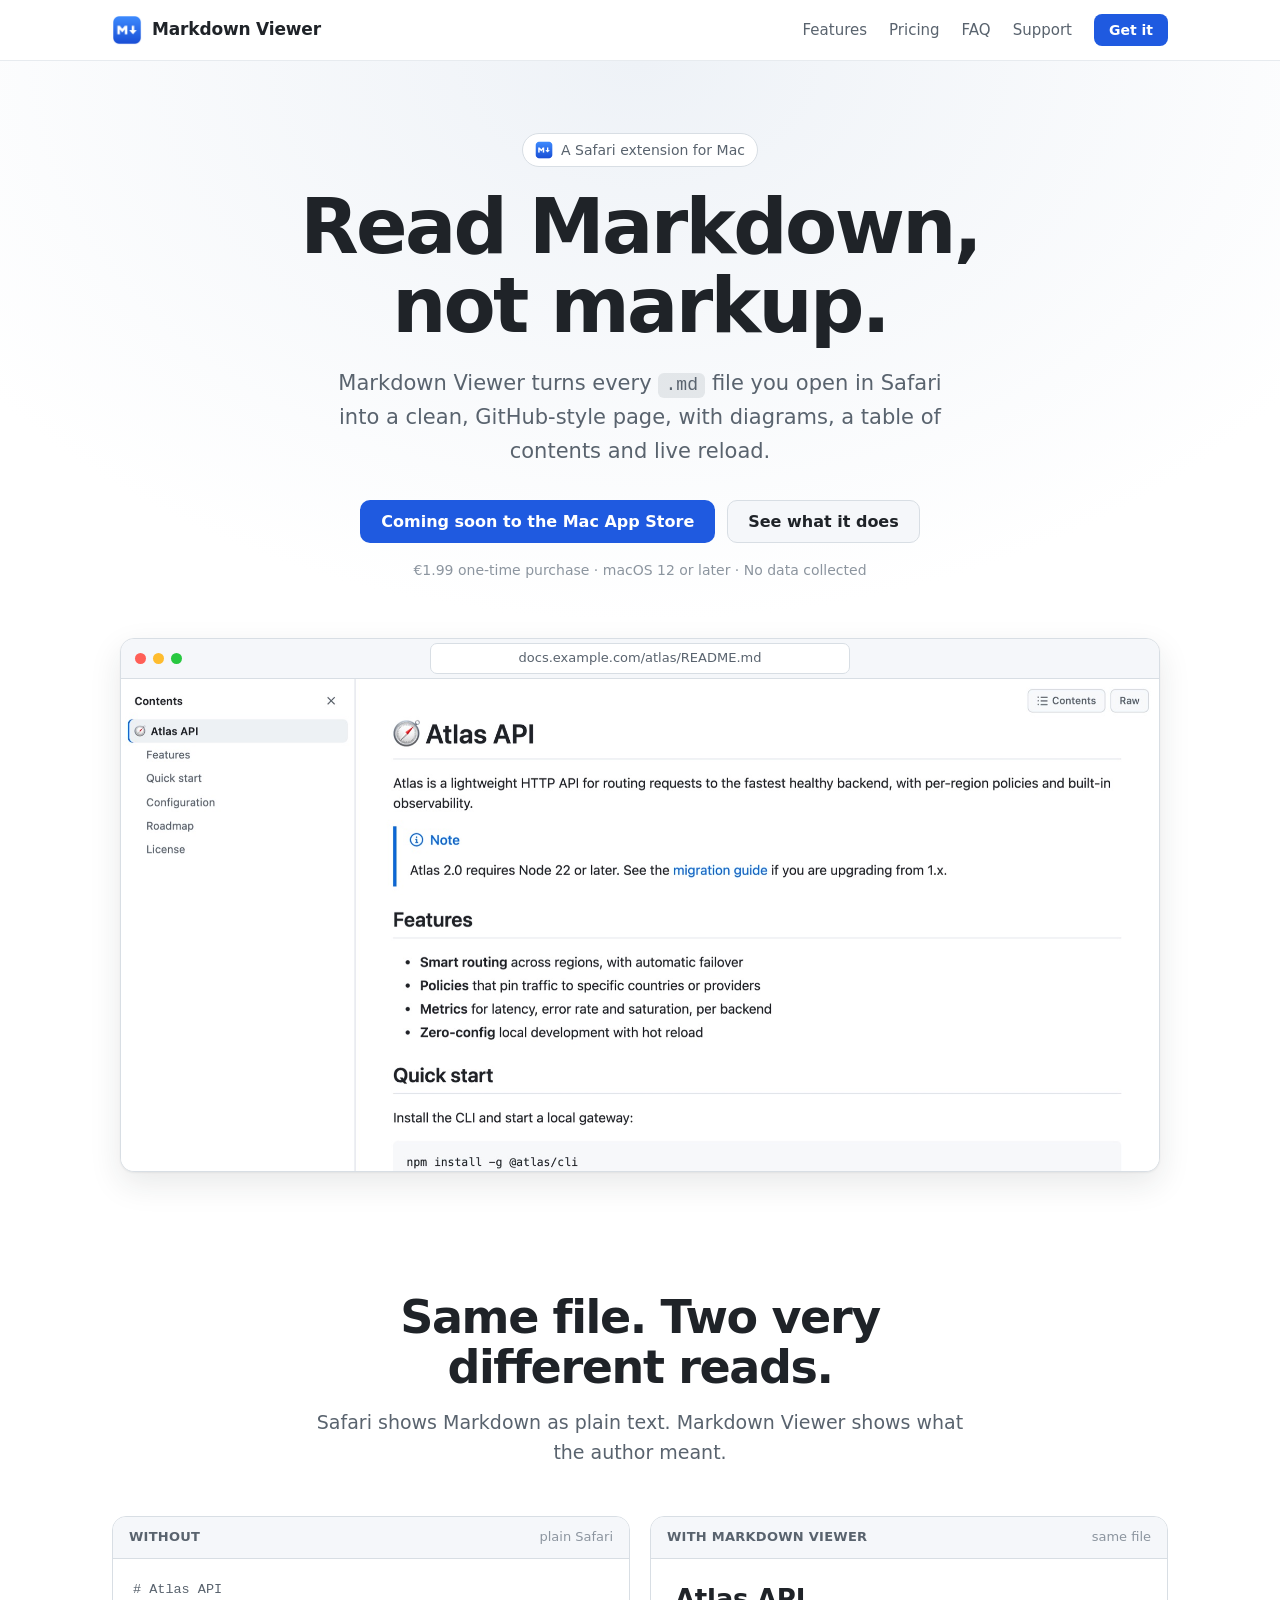
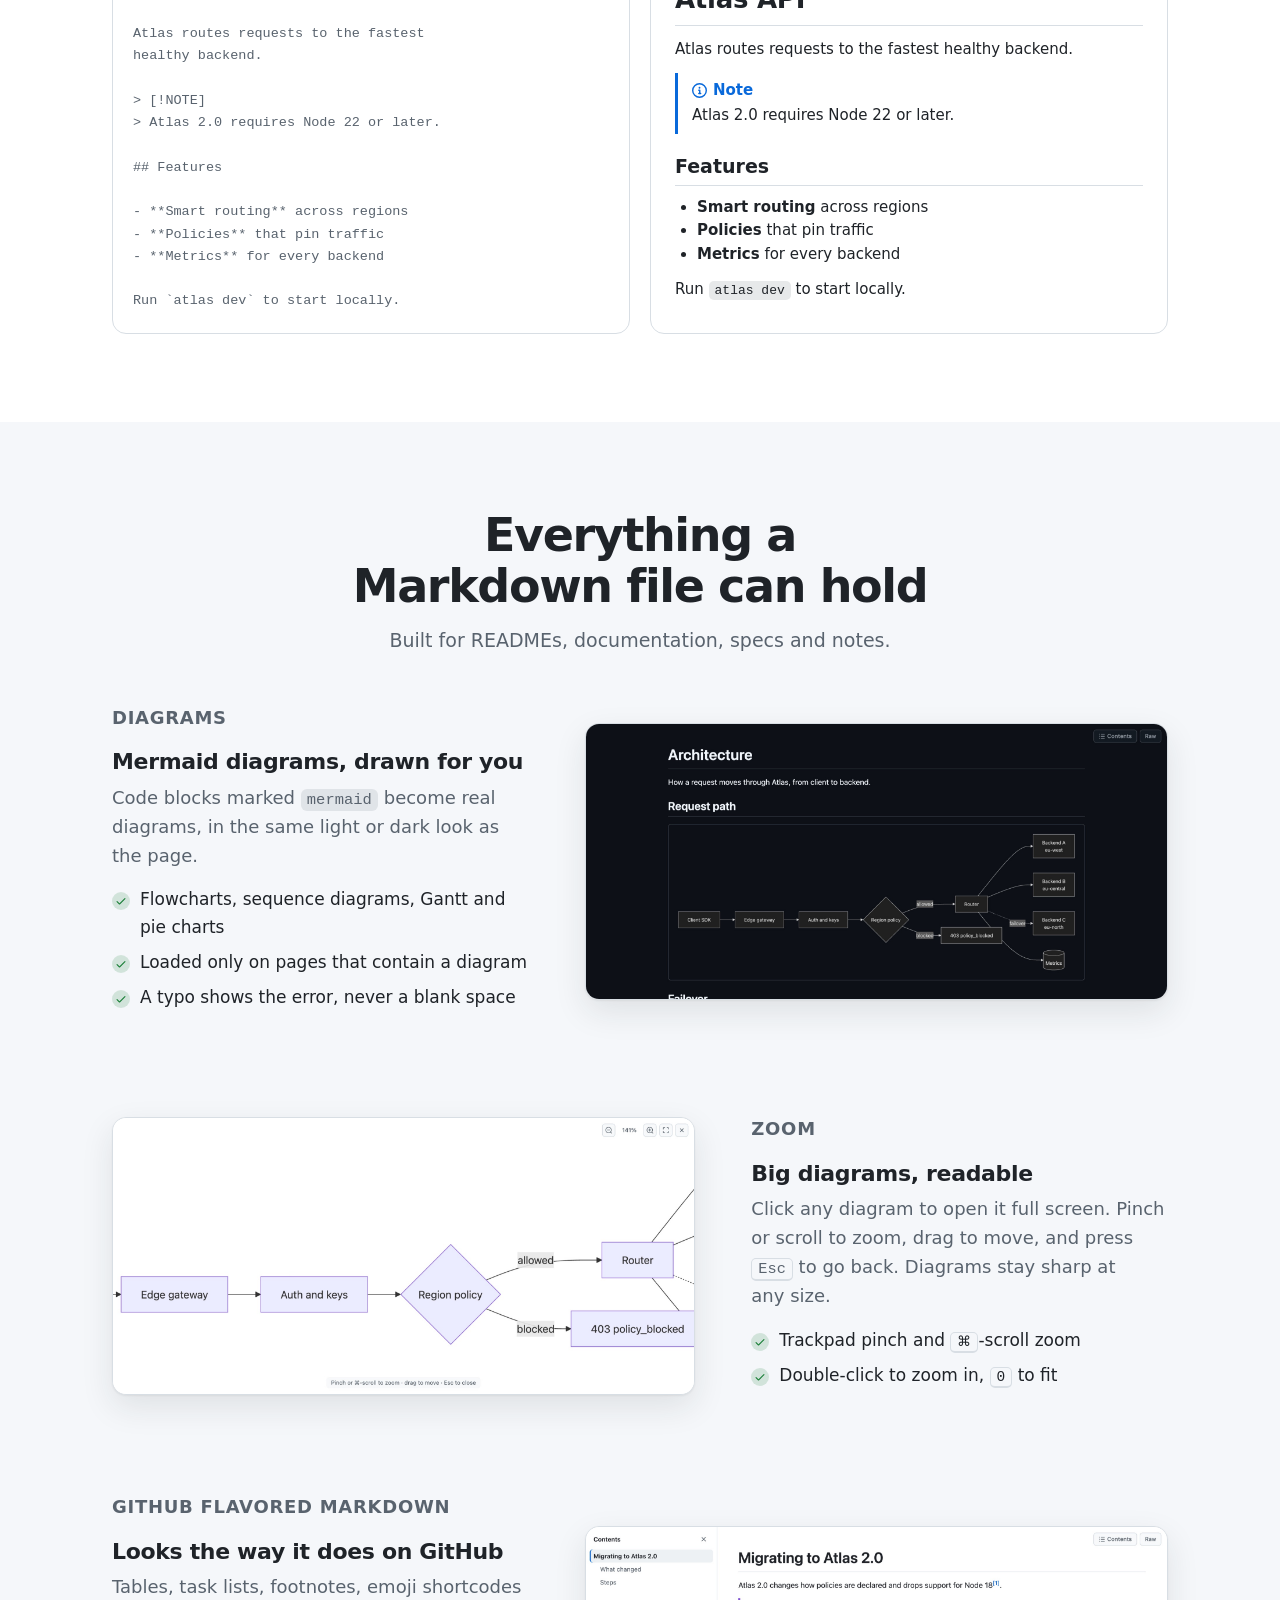
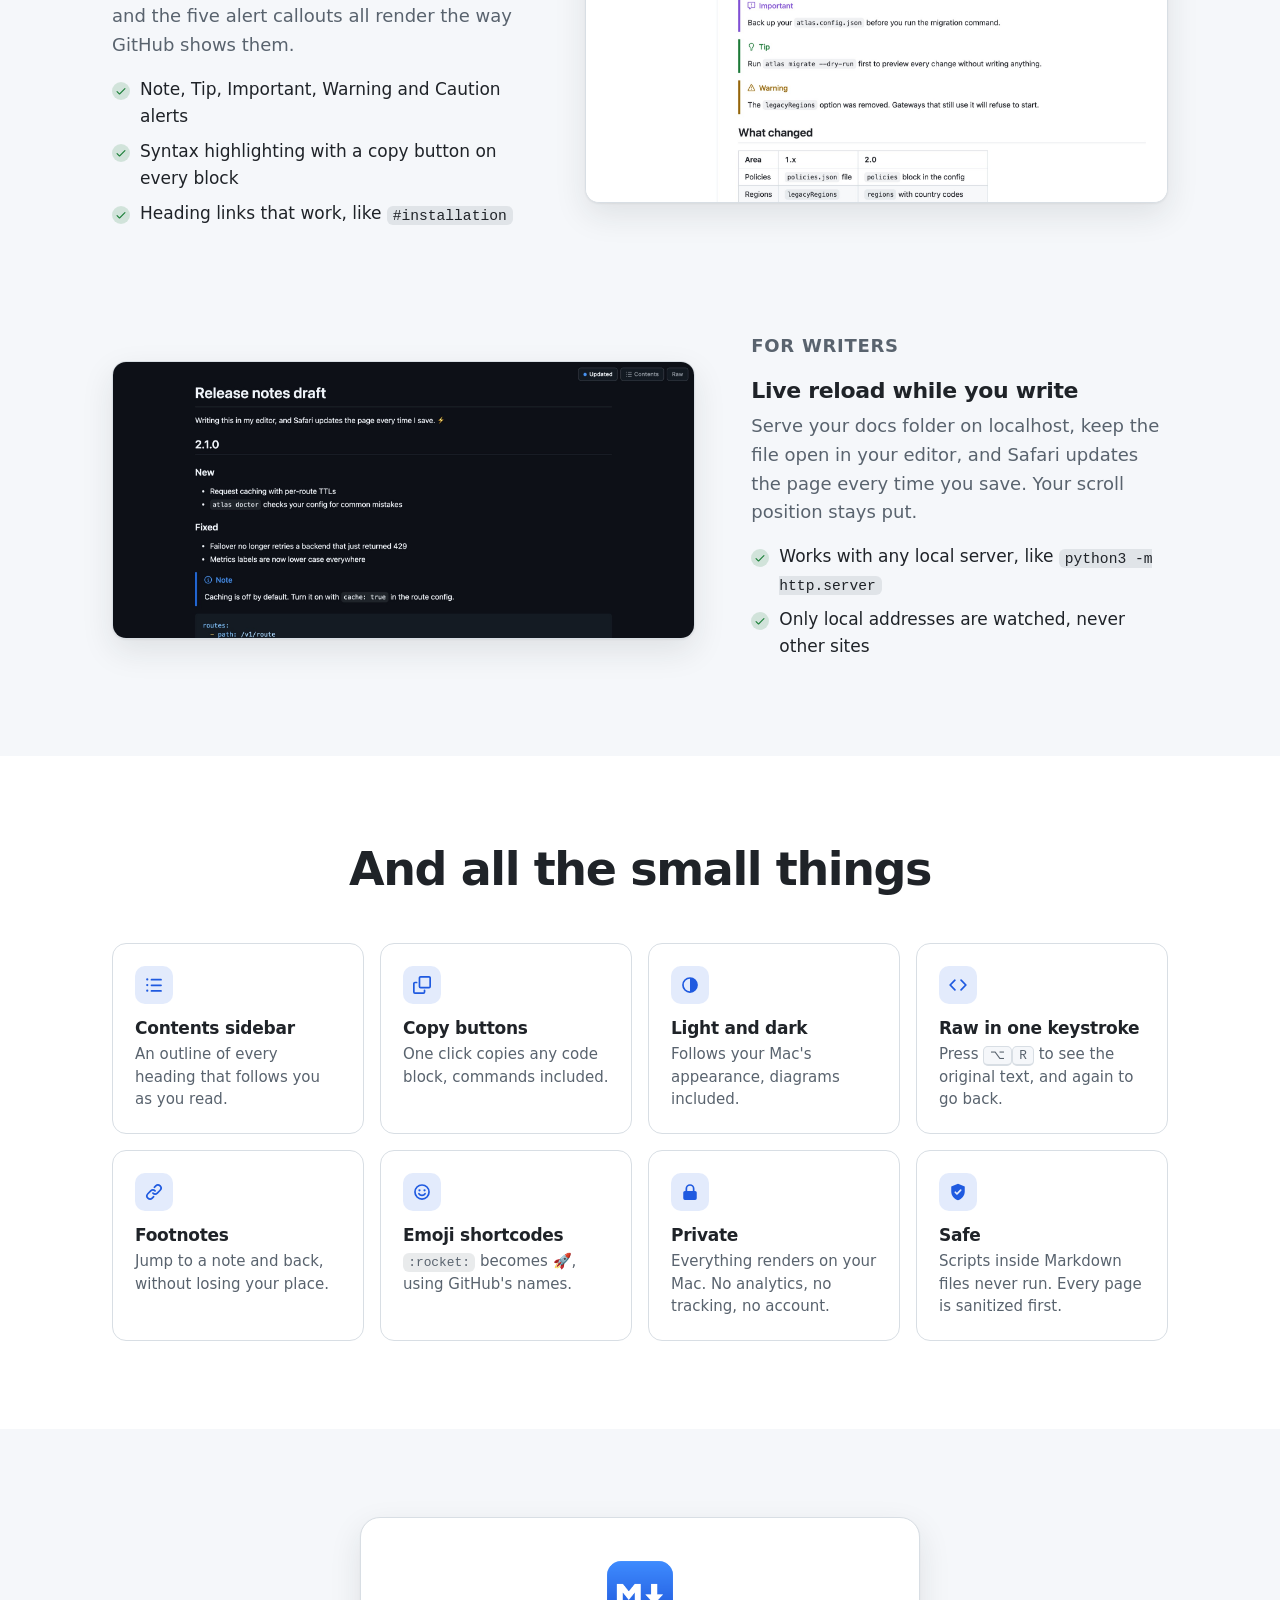
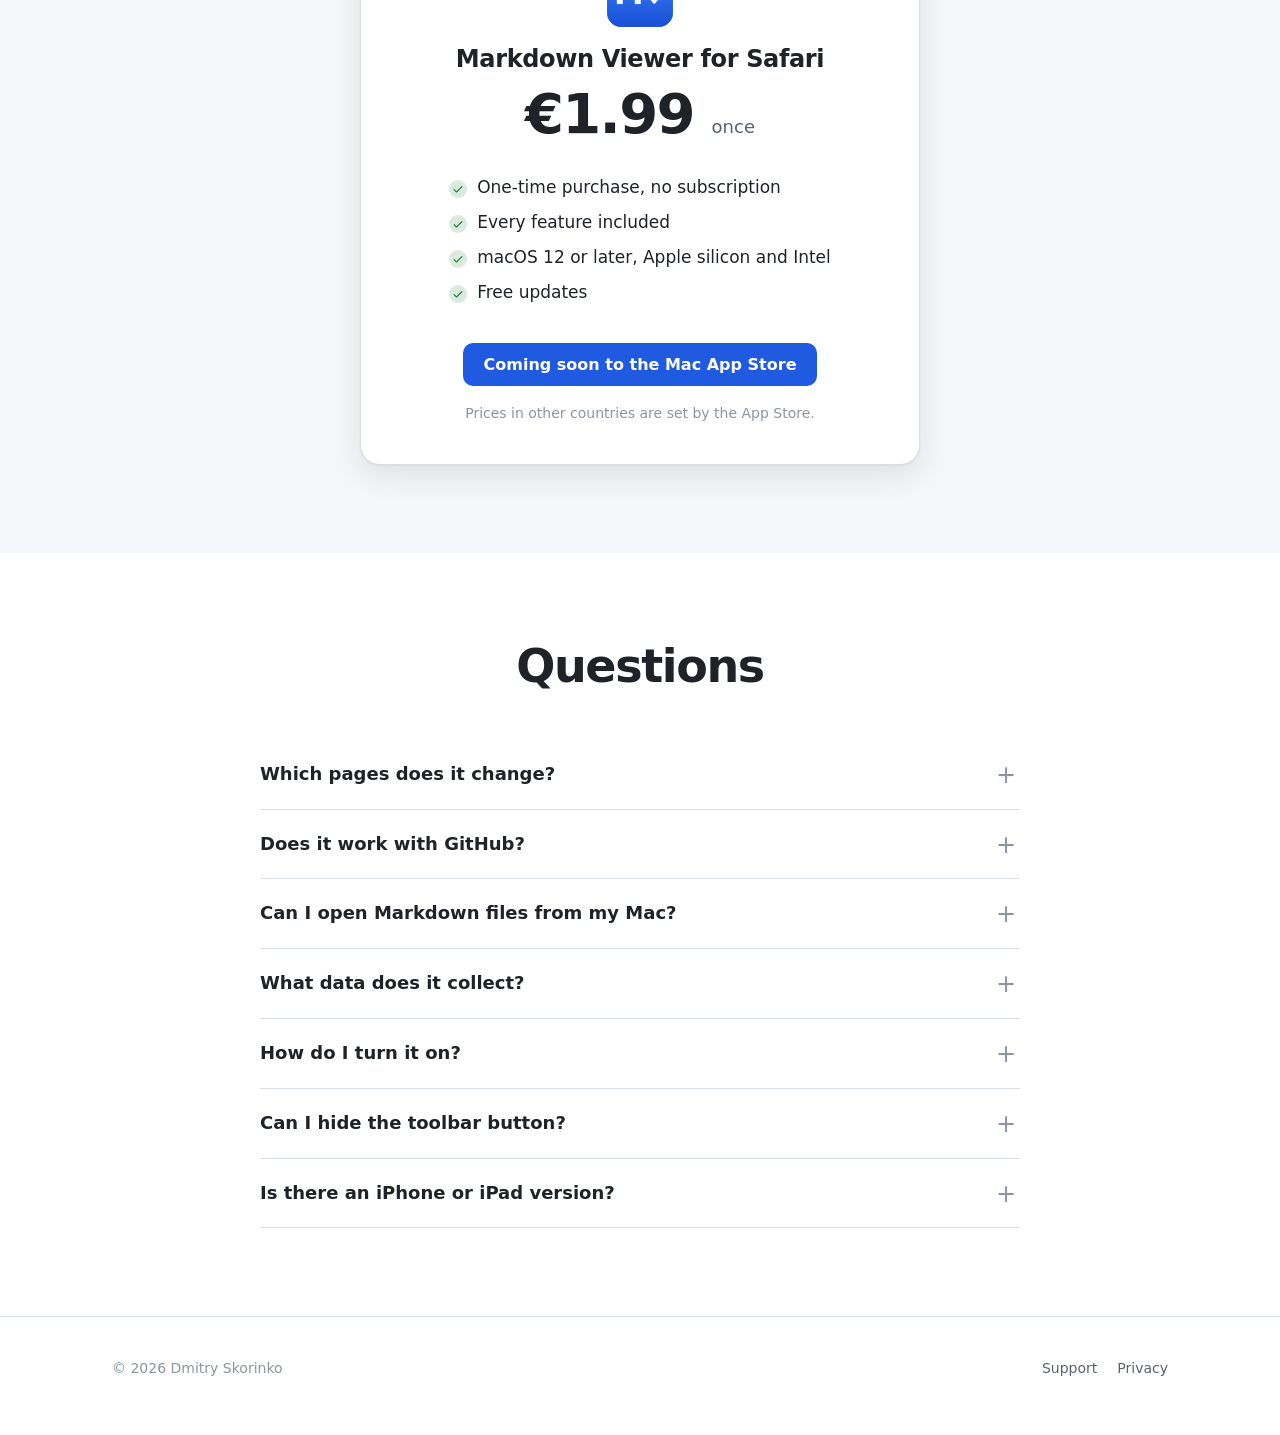
<file: index.html>
<!doctype html>
<html lang="en">
<head>
  <meta charset="utf-8">
  <meta name="viewport" content="width=device-width, initial-scale=1">
  <title>Markdown Viewer for Safari: read Markdown, not markup</title>
  <meta name="description" content="A Safari extension for Mac that shows every .md file as a clean, GitHub-style page, with Mermaid diagrams, a contents sidebar and live reload. €1.99, no data collected.">
  <meta name="theme-color" content="#ffffff" media="(prefers-color-scheme: light)">
  <meta name="theme-color" content="#0d1117" media="(prefers-color-scheme: dark)">
  <meta property="og:type" content="website">
  <meta property="og:title" content="Markdown Viewer for Safari">
  <meta property="og:description" content="Every .md link in Safari, beautifully formatted. Mermaid diagrams, contents sidebar, live reload.">
  <meta property="og:url" content="https://skorinko.github.io/markdown-viewer/">
  <meta property="og:image" content="https://skorinko.github.io/markdown-viewer/img/og.jpg">
  <link rel="canonical" href="https://skorinko.github.io/markdown-viewer/">
  <meta name="twitter:card" content="summary_large_image">
  <link rel="icon" href="img/icon.png">
  <link rel="apple-touch-icon" href="img/apple-touch-icon.png">
  <link rel="stylesheet" href="style.css">
  <script src="site.js" defer></script>
</head>
<body>

<header class="site-header">
  <div class="wrap">
    <a class="brand" href="./"><img src="img/icon.png" alt="">Markdown Viewer</a>
    <nav class="site-nav" aria-label="Main">
      <a class="hide-sm" href="#features">Features</a>
      <a class="hide-sm" href="#pricing">Pricing</a>
      <a class="hide-sm" href="#faq">FAQ</a>
      <a href="support.html">Support</a>
      <a class="btn btn-primary btn-small" href="#pricing">Get it</a>
    </nav>
  </div>
</header>

<main>
  <div class="hero">
    <div class="wrap">
      <p class="eyebrow"><img src="img/icon.png" alt="">A Safari extension for Mac</p>
      <h1>Read Markdown, not markup.</h1>
      <p class="lead">Markdown Viewer turns every <code>.md</code> file you open in Safari into a clean, GitHub-style page, with diagrams, a table of contents and live reload.</p>
      <div class="cta">
        <a class="btn btn-primary" data-buy="Buy on the Mac App Store · €1.99" href="#pricing"><span data-buy-label>Coming soon to the Mac App Store</span></a>
        <a class="btn btn-ghost" href="#features">See what it does</a>
      </div>
      <p class="fine">€1.99 one-time purchase · macOS 12 or later · No data collected</p>

      <div class="frame">
        <div class="frame-bar">
          <div class="frame-dots"><i></i><i></i><i></i></div>
          <div class="frame-url">docs.example.com/atlas/README.md</div>
          <div class="frame-spacer"></div>
        </div>
        <img src="img/1-hero.jpg" width="2000" height="948" alt="A README file rendered in Safari with a contents sidebar, a note callout and a feature list">
      </div>
    </div>
  </div>

  <section id="before-after">
    <div class="wrap">
      <div class="section-head">
        <h2>Same file. Two very different reads.</h2>
        <p>Safari shows Markdown as plain text. Markdown Viewer shows what the author meant.</p>
      </div>
      <div class="compare">
        <div class="pane">
          <div class="pane-label">Without <span class="tag">plain Safari</span></div>
<pre class="raw"># Atlas API

Atlas routes requests to the fastest
healthy backend.

&gt; [!NOTE]
&gt; Atlas 2.0 requires Node 22 or later.

## Features

- **Smart routing** across regions
- **Policies** that pin traffic
- **Metrics** for every backend

Run `atlas dev` to start locally.</pre>
        </div>
        <div class="pane">
          <div class="pane-label">With Markdown Viewer <span class="tag">same file</span></div>
          <div class="rendered">
            <div class="r-h1">Atlas API</div>
            <p>Atlas routes requests to the fastest healthy backend.</p>
            <div class="r-note"><b><svg class="octicon octicon-info" viewBox="0 0 16 16" width="16" height="16" aria-hidden="true"><path d="M0 8a8 8 0 1 1 16 0A8 8 0 0 1 0 8Zm8-6.5a6.5 6.5 0 1 0 0 13 6.5 6.5 0 0 0 0-13ZM6.5 7.75A.75.75 0 0 1 7.25 7h1a.75.75 0 0 1 .75.75v2.75h.25a.75.75 0 0 1 0 1.5h-2a.75.75 0 0 1 0-1.5h.25v-2h-.25a.75.75 0 0 1-.75-.75ZM8 6a1 1 0 1 1 0-2 1 1 0 0 1 0 2Z"></path></svg> Note</b>Atlas 2.0 requires Node 22 or later.</div>
            <div class="r-h2">Features</div>
            <ul>
              <li><strong>Smart routing</strong> across regions</li>
              <li><strong>Policies</strong> that pin traffic</li>
              <li><strong>Metrics</strong> for every backend</li>
            </ul>
            <p>Run <code>atlas dev</code> to start locally.</p>
          </div>
        </div>
      </div>
    </div>
  </section>

  <section id="features" class="soft">
    <div class="wrap">
      <div class="section-head">
        <h2>Everything a Markdown file can hold</h2>
        <p>Built for READMEs, documentation, specs and notes.</p>
      </div>

      <div class="feature">
        <div class="feature-copy">
          <p class="kicker">Diagrams</p>
          <h3>Mermaid diagrams, drawn for you</h3>
          <p>Code blocks marked <code>mermaid</code> become real diagrams, in the same light or dark look as the page.</p>
          <ul class="ticks">
            <li>Flowcharts, sequence diagrams, Gantt and pie charts</li>
            <li>Loaded only on pages that contain a diagram</li>
            <li>A typo shows the error, never a blank space</li>
          </ul>
        </div>
        <div class="shot"><img src="img/2-diagrams.jpg" width="2000" height="948" alt="An architecture flowchart rendered in dark mode" loading="lazy"></div>
      </div>

      <div class="feature flip">
        <div class="feature-copy">
          <p class="kicker">Zoom</p>
          <h3>Big diagrams, readable</h3>
          <p>Click any diagram to open it full screen. Pinch or scroll to zoom, drag to move, and press <kbd>Esc</kbd> to go back. Diagrams stay sharp at any size.</p>
          <ul class="ticks">
            <li>Trackpad pinch and <kbd>⌘</kbd>-scroll zoom</li>
            <li>Double-click to zoom in, <kbd>0</kbd> to fit</li>
          </ul>
        </div>
        <div class="shot"><img src="img/3-zoom.jpg" width="2000" height="948" alt="A diagram opened full screen and zoomed in" loading="lazy"></div>
      </div>

      <div class="feature">
        <div class="feature-copy">
          <p class="kicker">GitHub Flavored Markdown</p>
          <h3>Looks the way it does on GitHub</h3>
          <p>Tables, task lists, footnotes, emoji shortcodes and the five alert callouts all render the way GitHub shows them.</p>
          <ul class="ticks">
            <li>Note, Tip, Important, Warning and Caution alerts</li>
            <li>Syntax highlighting with a copy button on every block</li>
            <li>Heading links that work, like <code>#installation</code></li>
          </ul>
        </div>
        <div class="shot"><img src="img/4-github.jpg" width="2000" height="948" alt="A migration guide with alerts, a table and a contents sidebar" loading="lazy"></div>
      </div>

      <div class="feature flip">
        <div class="feature-copy">
          <p class="kicker">For writers</p>
          <h3>Live reload while you write</h3>
          <p>Serve your docs folder on localhost, keep the file open in your editor, and Safari updates the page every time you save. Your scroll position stays put.</p>
          <ul class="ticks">
            <li>Works with any local server, like <code>python3 -m http.server</code></li>
            <li>Only local addresses are watched, never other sites</li>
          </ul>
        </div>
        <div class="shot"><img src="img/5-live-reload.jpg" width="2000" height="948" alt="Release notes in dark mode with an Updated badge in the toolbar" loading="lazy"></div>
      </div>
    </div>
  </section>

  <section id="details">
    <div class="wrap">
      <div class="section-head">
        <h2>And all the small things</h2>
      </div>
      <div class="grid">
        <div class="tile"><div class="icon"><svg class="octicon octicon-list-unordered" viewBox="0 0 16 16" width="16" height="16" aria-hidden="true"><path d="M5.75 2.5h8.5a.75.75 0 0 1 0 1.5h-8.5a.75.75 0 0 1 0-1.5Zm0 5h8.5a.75.75 0 0 1 0 1.5h-8.5a.75.75 0 0 1 0-1.5Zm0 5h8.5a.75.75 0 0 1 0 1.5h-8.5a.75.75 0 0 1 0-1.5ZM2 14a1 1 0 1 1 0-2 1 1 0 0 1 0 2Zm1-6a1 1 0 1 1-2 0 1 1 0 0 1 2 0ZM2 4a1 1 0 1 1 0-2 1 1 0 0 1 0 2Z"></path></svg></div><h3>Contents sidebar</h3><p>An outline of every heading that follows you as you read.</p></div>
        <div class="tile"><div class="icon"><svg class="octicon octicon-copy" viewBox="0 0 16 16" width="16" height="16" aria-hidden="true"><path d="M0 6.75C0 5.784.784 5 1.75 5h1.5a.75.75 0 0 1 0 1.5h-1.5a.25.25 0 0 0-.25.25v7.5c0 .138.112.25.25.25h7.5a.25.25 0 0 0 .25-.25v-1.5a.75.75 0 0 1 1.5 0v1.5A1.75 1.75 0 0 1 9.25 16h-7.5A1.75 1.75 0 0 1 0 14.25Z"></path><path d="M5 1.75C5 .784 5.784 0 6.75 0h7.5C15.216 0 16 .784 16 1.75v7.5A1.75 1.75 0 0 1 14.25 11h-7.5A1.75 1.75 0 0 1 5 9.25Zm1.75-.25a.25.25 0 0 0-.25.25v7.5c0 .138.112.25.25.25h7.5a.25.25 0 0 0 .25-.25v-7.5a.25.25 0 0 0-.25-.25Z"></path></svg></div><h3>Copy buttons</h3><p>One click copies any code block, commands included.</p></div>
        <div class="tile"><div class="icon"><svg viewBox="0 0 16 16" width="16" height="16" aria-hidden="true"><path d="M8 1a7 7 0 1 0 0 14A7 7 0 0 0 8 1Zm0 1.5v11a5.5 5.5 0 0 1 0-11Z"/></svg></div><h3>Light and dark</h3><p>Follows your Mac's appearance, diagrams included.</p></div>
        <div class="tile"><div class="icon"><svg viewBox="0 0 16 16" width="16" height="16" aria-hidden="true"><path d="M4.72 3.22a.75.75 0 0 1 1.06 1.06L2.06 8l3.72 3.72a.75.75 0 1 1-1.06 1.06L.47 8.53a.75.75 0 0 1 0-1.06Zm6.56 0a.75.75 0 1 0-1.06 1.06L13.94 8l-3.72 3.72a.75.75 0 1 0 1.06 1.06l4.25-4.25a.75.75 0 0 0 0-1.06Z"/></svg></div><h3>Raw in one keystroke</h3><p>Press <kbd>⌥</kbd><kbd>R</kbd> to see the original text, and again to go back.</p></div>
        <div class="tile"><div class="icon"><svg class="octicon octicon-link" viewBox="0 0 16 16" width="16" height="16" aria-hidden="true"><path d="m7.775 3.275 1.25-1.25a3.5 3.5 0 1 1 4.95 4.95l-2.5 2.5a3.5 3.5 0 0 1-4.95 0 .751.751 0 0 1 .018-1.042.751.751 0 0 1 1.042-.018 1.998 1.998 0 0 0 2.83 0l2.5-2.5a2.002 2.002 0 0 0-2.83-2.83l-1.25 1.25a.751.751 0 0 1-1.042-.018.751.751 0 0 1-.018-1.042Zm-4.69 9.64a1.998 1.998 0 0 0 2.83 0l1.25-1.25a.751.751 0 0 1 1.042.018.751.751 0 0 1 .018 1.042l-1.25 1.25a3.5 3.5 0 1 1-4.95-4.95l2.5-2.5a3.5 3.5 0 0 1 4.95 0 .751.751 0 0 1-.018 1.042.751.751 0 0 1-1.042.018 1.998 1.998 0 0 0-2.83 0l-2.5 2.5a1.998 1.998 0 0 0 0 2.83Z"></path></svg></div><h3>Footnotes</h3><p>Jump to a note and back, without losing your place.</p></div>
        <div class="tile"><div class="icon"><svg viewBox="0 0 16 16" width="16" height="16" aria-hidden="true"><circle cx="8" cy="8" r="6.25" fill="none" stroke="currentColor" stroke-width="1.5"/><circle cx="5.75" cy="6.5" r="1"/><circle cx="10.25" cy="6.5" r="1"/><path d="M5.25 9.5a3.25 3.25 0 0 0 5.5 0" fill="none" stroke="currentColor" stroke-width="1.5" stroke-linecap="round"/></svg></div><h3>Emoji shortcodes</h3><p><code>:rocket:</code> becomes 🚀, using GitHub's names.</p></div>
        <div class="tile"><div class="icon"><svg viewBox="0 0 16 16" width="16" height="16" aria-hidden="true"><path d="M4 7V5a4 4 0 1 1 8 0v2h.5A1.5 1.5 0 0 1 14 8.5v5a1.5 1.5 0 0 1-1.5 1.5h-9A1.5 1.5 0 0 1 2 13.5v-5A1.5 1.5 0 0 1 3.5 7H4Zm1.5 0h5V5a2.5 2.5 0 0 0-5 0v2Z"/></svg></div><h3>Private</h3><p>Everything renders on your Mac. No analytics, no tracking, no account.</p></div>
        <div class="tile"><div class="icon"><svg viewBox="0 0 16 16" width="16" height="16" aria-hidden="true"><path d="M8 .75 2 3.1v4.4c0 3.55 2.55 6.75 6 7.75 3.45-1 6-4.2 6-7.75V3.1L8 .75Zm2.9 5.1a.75.75 0 0 1 0 1.06L7.6 10.2a.75.75 0 0 1-1.06 0L5.1 8.77a.75.75 0 1 1 1.06-1.06l.92.92 2.76-2.77a.75.75 0 0 1 1.06 0Z" fill-rule="evenodd"/></svg></div><h3>Safe</h3><p>Scripts inside Markdown files never run. Every page is sanitized first.</p></div>
      </div>
    </div>
  </section>

  <section id="pricing" class="soft">
    <div class="wrap">
      <div class="price-card">
        <img src="img/icon.png" alt="">
        <h2>Markdown Viewer for Safari</h2>
        <p class="price">€1.99 <small>once</small></p>
        <ul class="ticks">
          <li>One-time purchase, no subscription</li>
          <li>Every feature included</li>
          <li>macOS 12 or later, Apple silicon and Intel</li>
          <li>Free updates</li>
        </ul>
        <div><a class="btn btn-primary" data-buy="Buy on the Mac App Store" href="#pricing"><span data-buy-label>Coming soon to the Mac App Store</span></a></div>
        <p class="fine">Prices in other countries are set by the App Store.</p>
      </div>
    </div>
  </section>

  <section id="faq">
    <div class="wrap">
      <div class="section-head"><h2>Questions</h2></div>
      <div class="faq">
        <details>
          <summary>Which pages does it change?</summary>
          <p>Pages whose address ends in <code>.md</code>, <code>.markdown</code>, <code>.mdown</code> or <code>.mkd</code>, and only when Safari is showing the file as plain text. Pages that are already HTML are left exactly as they are.</p>
        </details>
        <details>
          <summary>Does it work with GitHub?</summary>
          <p>Yes, with raw files. GitHub's normal file view is already a formatted HTML page, so Markdown Viewer leaves it alone. Click <strong>Raw</strong> on GitHub, or open a <code>raw.githubusercontent.com</code> link, and the file renders. The same goes for GitLab and other code hosts.</p>
        </details>
        <details>
          <summary>Can I open Markdown files from my Mac?</summary>
          <p>Safari doesn't run extensions on <code>file://</code> pages. Serve the folder instead, for example with <code>python3 -m http.server</code>, and open <code>http://localhost:8000/your-file.md</code>. You get live reload that way too.</p>
        </details>
        <details>
          <summary>What data does it collect?</summary>
          <p>None. It has no analytics, no tracking and no account, and it never sends anything to the developer. Read the <a href="privacy.html">privacy policy</a>.</p>
        </details>
        <details>
          <summary>How do I turn it on?</summary>
          <p>Open the Markdown Viewer app once. In Safari Settings, choose Extensions and tick Markdown Viewer. Then click Edit Websites and allow it on every website. The <a href="support.html">support page</a> has the details.</p>
        </details>
        <details>
          <summary>Can I hide the toolbar button?</summary>
          <p>Yes. Choose View, then Customize Toolbar, in Safari and drag the button off the toolbar. Markdown Viewer keeps rendering without it. The button is only there for the on/off switch.</p>
        </details>
        <details>
          <summary>Is there an iPhone or iPad version?</summary>
          <p>Not yet. Markdown Viewer is for Safari on the Mac.</p>
        </details>
      </div>
    </div>
  </section>
</main>

<footer class="site-footer">
  <div class="wrap">
    <span>© <span data-year>2026</span> Dmitry Skorinko</span>
    <nav aria-label="Footer"><a href="support.html">Support</a><a href="privacy.html">Privacy</a></nav>
  </div>
</footer>

</body>
</html>
</file>
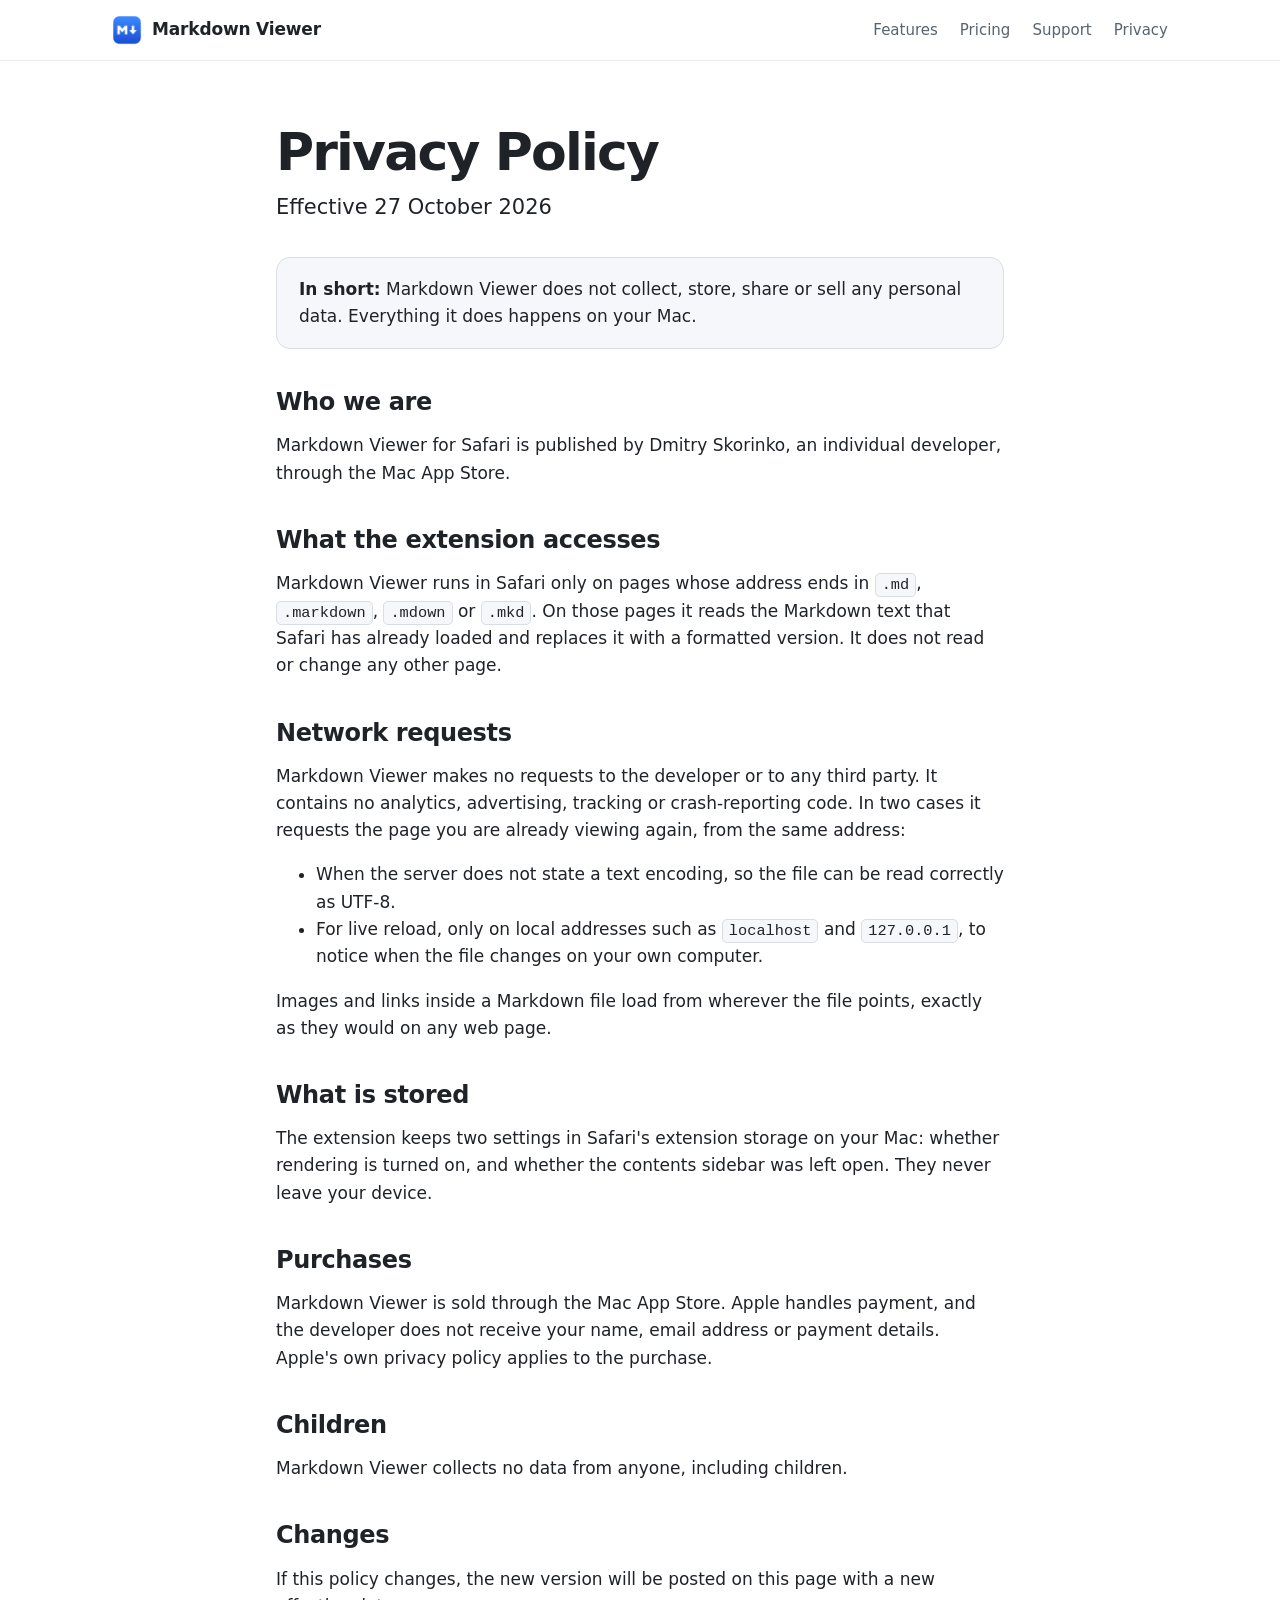
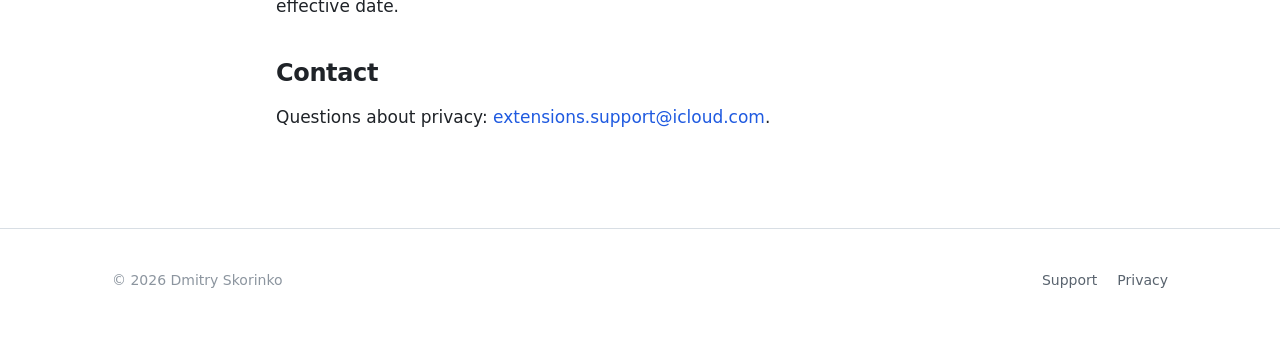
<file: privacy.html>
<!doctype html>
<html lang="en">
<head>
  <meta charset="utf-8">
  <meta name="viewport" content="width=device-width, initial-scale=1">
  <title>Privacy Policy · Markdown Viewer for Safari</title>
  <meta name="description" content="Markdown Viewer collects no personal data. Everything renders on your Mac.">
  <link rel="icon" href="img/icon.png">
  <link rel="apple-touch-icon" href="img/apple-touch-icon.png">
  <link rel="stylesheet" href="style.css">
  <script src="site.js" defer></script>
</head>
<body>
<header class="site-header">
  <div class="wrap">
    <a class="brand" href="./"><img src="img/icon.png" alt="">Markdown Viewer</a>
    <nav class="site-nav" aria-label="Main">
      <a class="hide-sm" href="./#features">Features</a>
      <a class="hide-sm" href="./#pricing">Pricing</a>
      <a href="support.html">Support</a>
      <a href="privacy.html">Privacy</a>
    </nav>
  </div>
</header>
<main class="page">
  <h1>Privacy Policy</h1>
  <p class="lead">Effective 27 October 2026</p>

  <div class="callout">
    <p style="margin:0"><strong>In short:</strong> Markdown Viewer does not collect, store, share or sell any personal data. Everything it does happens on your Mac.</p>
  </div>

  <h2>Who we are</h2>
  <p>Markdown Viewer for Safari is published by Dmitry Skorinko, an individual developer, through the Mac App Store.</p>

  <h2>What the extension accesses</h2>
  <p>Markdown Viewer runs in Safari only on pages whose address ends in <code>.md</code>, <code>.markdown</code>, <code>.mdown</code> or <code>.mkd</code>. On those pages it reads the Markdown text that Safari has already loaded and replaces it with a formatted version. It does not read or change any other page.</p>

  <h2>Network requests</h2>
  <p>Markdown Viewer makes no requests to the developer or to any third party. It contains no analytics, advertising, tracking or crash-reporting code. In two cases it requests the page you are already viewing again, from the same address:</p>
  <ul>
    <li>When the server does not state a text encoding, so the file can be read correctly as UTF-8.</li>
    <li>For live reload, only on local addresses such as <code>localhost</code> and <code>127.0.0.1</code>, to notice when the file changes on your own computer.</li>
  </ul>
  <p>Images and links inside a Markdown file load from wherever the file points, exactly as they would on any web page.</p>

  <h2>What is stored</h2>
  <p>The extension keeps two settings in Safari's extension storage on your Mac: whether rendering is turned on, and whether the contents sidebar was left open. They never leave your device.</p>

  <h2>Purchases</h2>
  <p>Markdown Viewer is sold through the Mac App Store. Apple handles payment, and the developer does not receive your name, email address or payment details. Apple's own privacy policy applies to the purchase.</p>

  <h2>Children</h2>
  <p>Markdown Viewer collects no data from anyone, including children.</p>

  <h2>Changes</h2>
  <p>If this policy changes, the new version will be posted on this page with a new effective date.</p>

  <h2>Contact</h2>
  <p>Questions about privacy: <span data-email><a href="mailto:extensions.support@icloud.com">extensions.support@icloud.com</a></span>.</p>
</main>
<footer class="site-footer">
  <div class="wrap">
    <span>© <span data-year>2026</span> Dmitry Skorinko</span>
    <nav aria-label="Footer"><a href="support.html">Support</a><a href="privacy.html">Privacy</a></nav>
  </div>
</footer>
</body>
</html>
</file>
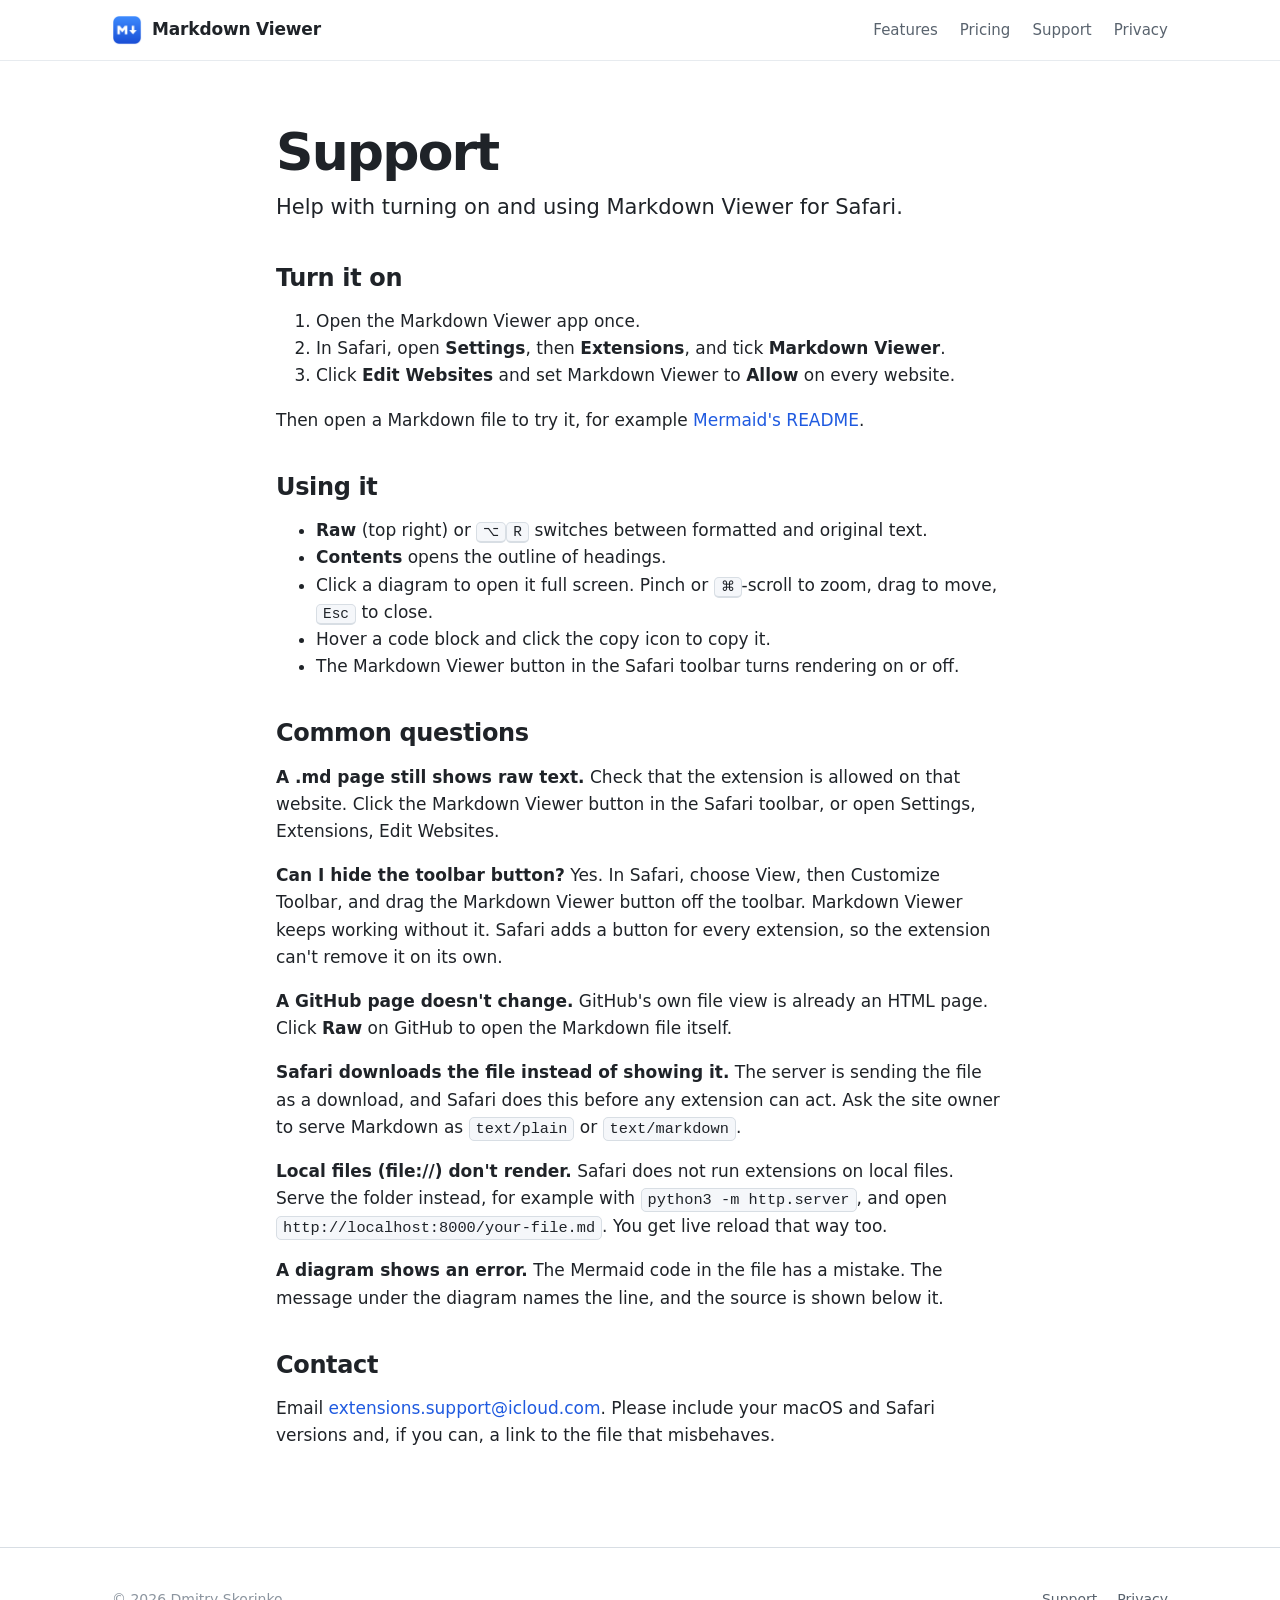
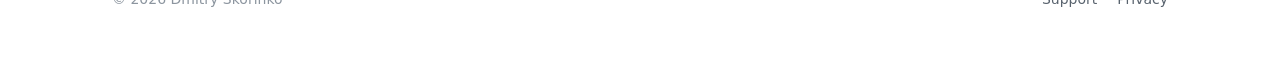
<file: support.html>
<!doctype html>
<html lang="en">
<head>
  <meta charset="utf-8">
  <meta name="viewport" content="width=device-width, initial-scale=1">
  <title>Support · Markdown Viewer for Safari</title>
  <meta name="description" content="Help with turning on and using Markdown Viewer for Safari.">
  <link rel="icon" href="img/icon.png">
  <link rel="apple-touch-icon" href="img/apple-touch-icon.png">
  <link rel="stylesheet" href="style.css">
  <script src="site.js" defer></script>
</head>
<body>
<header class="site-header">
  <div class="wrap">
    <a class="brand" href="./"><img src="img/icon.png" alt="">Markdown Viewer</a>
    <nav class="site-nav" aria-label="Main">
      <a class="hide-sm" href="./#features">Features</a>
      <a class="hide-sm" href="./#pricing">Pricing</a>
      <a href="support.html">Support</a>
      <a href="privacy.html">Privacy</a>
    </nav>
  </div>
</header>
<main class="page">
  <h1>Support</h1>
  <p class="lead">Help with turning on and using Markdown Viewer for Safari.</p>

  <h2>Turn it on</h2>
  <ol>
    <li>Open the Markdown Viewer app once.</li>
    <li>In Safari, open <strong>Settings</strong>, then <strong>Extensions</strong>, and tick <strong>Markdown Viewer</strong>.</li>
    <li>Click <strong>Edit Websites</strong> and set Markdown Viewer to <strong>Allow</strong> on every website.</li>
  </ol>
  <p>Then open a Markdown file to try it, for example <a href="https://raw.githubusercontent.com/mermaid-js/mermaid/develop/README.md">Mermaid's README</a>.</p>

  <h2>Using it</h2>
  <ul>
    <li><strong>Raw</strong> (top right) or <kbd>⌥</kbd><kbd>R</kbd> switches between formatted and original text.</li>
    <li><strong>Contents</strong> opens the outline of headings.</li>
    <li>Click a diagram to open it full screen. Pinch or <kbd>⌘</kbd>-scroll to zoom, drag to move, <kbd>Esc</kbd> to close.</li>
    <li>Hover a code block and click the copy icon to copy it.</li>
    <li>The Markdown Viewer button in the Safari toolbar turns rendering on or off.</li>
  </ul>

  <h2>Common questions</h2>
  <p><strong>A .md page still shows raw text.</strong> Check that the extension is allowed on that website. Click the Markdown Viewer button in the Safari toolbar, or open Settings, Extensions, Edit Websites.</p>
  <p><strong>Can I hide the toolbar button?</strong> Yes. In Safari, choose View, then Customize Toolbar, and drag the Markdown Viewer button off the toolbar. Markdown Viewer keeps working without it. Safari adds a button for every extension, so the extension can't remove it on its own.</p>
  <p><strong>A GitHub page doesn't change.</strong> GitHub's own file view is already an HTML page. Click <strong>Raw</strong> on GitHub to open the Markdown file itself.</p>
  <p><strong>Safari downloads the file instead of showing it.</strong> The server is sending the file as a download, and Safari does this before any extension can act. Ask the site owner to serve Markdown as <code>text/plain</code> or <code>text/markdown</code>.</p>
  <p><strong>Local files (file://) don't render.</strong> Safari does not run extensions on local files. Serve the folder instead, for example with <code>python3 -m http.server</code>, and open <code>http://localhost:8000/your-file.md</code>. You get live reload that way too.</p>
  <p><strong>A diagram shows an error.</strong> The Mermaid code in the file has a mistake. The message under the diagram names the line, and the source is shown below it.</p>

  <h2>Contact</h2>
  <p>Email <span data-email><a href="mailto:extensions.support@icloud.com">extensions.support@icloud.com</a></span>. Please include your macOS and Safari versions and, if you can, a link to the file that misbehaves.</p>
</main>
<footer class="site-footer">
  <div class="wrap">
    <span>© <span data-year>2026</span> Dmitry Skorinko</span>
    <nav aria-label="Footer"><a href="support.html">Support</a><a href="privacy.html">Privacy</a></nav>
  </div>
</footer>
</body>
</html>
</file>
<file: style.css>
/* Markdown Viewer website. System fonts, light and dark, no dependencies. */
:root {
  color-scheme: light dark;
  --bg: #ffffff;
  --bg-soft: #f5f7fa;
  --bg-tint: #eef2f7;
  --fg: #1f2328;
  --muted: #59636e;
  --faint: #8c959f;
  --border: #d8dee4;
  --card: #ffffff;
  --accent: #1f5ae0;
  --accent-hover: #1849b8;
  --accent-fg: #ffffff;
  --brand: #1b1f27;
  --ok: #1a7f37;
  --code-bg: #f6f8fa;
  --shadow: 0 1px 2px rgba(31, 35, 40, .06), 0 12px 32px rgba(31, 35, 40, .10);
  --radius: 14px;
  --max: 1120px;
}
@media (prefers-color-scheme: dark) {
  :root {
    --bg: #0d1117;
    --bg-soft: #11161d;
    --bg-tint: #151b23;
    --fg: #f0f6fc;
    --muted: #9198a1;
    --faint: #6e7681;
    --border: #2a313a;
    --card: #151b23;
    --accent: #5b9dff;
    --accent-hover: #7db2ff;
    --accent-fg: #0d1117;
    --ok: #3fb950;
    --code-bg: #0d1117;
    --shadow: 0 1px 2px rgba(0, 0, 0, .3), 0 16px 40px rgba(0, 0, 0, .45);
  }
}

*, *::before, *::after { box-sizing: border-box; }
html { scroll-behavior: smooth; scroll-padding-top: 72px; }
body {
  margin: 0;
  background: var(--bg);
  color: var(--fg);
  font: 17px/1.6 -apple-system, BlinkMacSystemFont, "SF Pro Text", "Segoe UI", system-ui, sans-serif;
  -webkit-font-smoothing: antialiased;
}
img { max-width: 100%; height: auto; display: block; }
a { color: var(--accent); text-decoration: none; }
a:hover { text-decoration: underline; }
code, pre, kbd { font-family: ui-monospace, SFMono-Regular, "SF Mono", Menlo, Consolas, monospace; }
kbd {
  font-size: .85em;
  padding: 1px 6px;
  border: 1px solid var(--border);
  border-bottom-width: 2px;
  border-radius: 5px;
  background: var(--bg-soft);
}
.wrap { max-width: var(--max); margin: 0 auto; padding: 0 16px; }
@media (min-width: 700px) { .wrap { padding: 0 32px; } }

/* ---- Header ---- */
.site-header {
  position: sticky;
  top: 0;
  z-index: 10;
  background: color-mix(in srgb, var(--bg) 82%, transparent);
  -webkit-backdrop-filter: saturate(180%) blur(16px);
  backdrop-filter: saturate(180%) blur(16px);
  border-bottom: 1px solid color-mix(in srgb, var(--border) 60%, transparent);
}
.site-header .wrap { display: flex; align-items: center; gap: 24px; height: 60px; }
.brand { display: flex; align-items: center; gap: 10px; color: var(--fg); font-weight: 650; letter-spacing: -.01em; }
.brand:hover { text-decoration: none; }
.brand img { width: 30px; height: 30px; }
.site-nav { margin-left: auto; display: flex; align-items: center; gap: 22px; font-size: 15px; }
.site-nav a { color: var(--muted); }
.site-nav a:hover { color: var(--fg); text-decoration: none; }
.site-nav .btn { color: var(--accent-fg); }
@media (max-width: 760px) { .site-nav .hide-sm { display: none; } }

/* ---- Buttons ---- */
.btn {
  display: inline-flex;
  align-items: center;
  justify-content: center;
  gap: 8px;
  padding: 11px 20px;
  border-radius: 10px;
  font-weight: 600;
  font-size: 16px;
  line-height: 1.2;
  border: 1px solid transparent;
  transition: background .15s, border-color .15s, transform .15s;
}
.btn:hover { text-decoration: none; }
.btn:active { transform: translateY(1px); }
.btn-primary { background: var(--accent); color: var(--accent-fg); }
.btn-primary:hover { background: var(--accent-hover); }
.btn-ghost { background: var(--bg-soft); color: var(--fg); border-color: var(--border); }
.btn-ghost:hover { background: var(--bg-tint); }
.btn-small { padding: 7px 14px; font-size: 14px; border-radius: 8px; }
.btn svg { width: 18px; height: 18px; fill: currentColor; flex: none; }

/* ---- Hero ---- */
.hero {
  padding: 72px 0 32px;
  text-align: center;
  background: radial-gradient(90% 70% at 50% 0%, var(--bg-tint) 0%, var(--bg) 70%);
}
.eyebrow {
  display: inline-flex;
  align-items: center;
  gap: 8px;
  margin: 0 0 20px;
  padding: 5px 12px;
  border: 1px solid var(--border);
  border-radius: 999px;
  background: var(--card);
  color: var(--muted);
  font-size: 14px;
  font-weight: 500;
}
.eyebrow img { width: 18px; height: 18px; }
h1 {
  margin: 0 auto;
  max-width: 820px;
  font-size: clamp(40px, 7vw, 76px);
  line-height: 1.04;
  letter-spacing: -.035em;
  font-weight: 750;
}
.lead {
  margin: 22px auto 0;
  max-width: 640px;
  color: var(--muted);
  font-size: clamp(18px, 2.2vw, 21px);
}
.cta { display: flex; flex-wrap: wrap; justify-content: center; gap: 12px; margin-top: 32px; }
.fine { margin: 16px 0 0; color: var(--faint); font-size: 14px; }

/* ---- Browser frame ---- */
.frame {
  margin: 56px auto 0;
  max-width: 1040px;
  border-radius: var(--radius);
  overflow: hidden;
  background: var(--card);
  border: 1px solid var(--border);
  box-shadow: var(--shadow);
  text-align: left;
}
.frame-bar {
  display: flex;
  align-items: center;
  gap: 14px;
  height: 40px;
  padding: 0 14px;
  background: var(--bg-soft);
  border-bottom: 1px solid var(--border);
}
.frame-dots { display: flex; gap: 7px; }
.frame-dots i { width: 11px; height: 11px; border-radius: 50%; background: var(--border); }
.frame-dots i:nth-child(1) { background: #ff5f57; }
.frame-dots i:nth-child(2) { background: #febc2e; }
.frame-dots i:nth-child(3) { background: #28c840; }
.frame-url {
  flex: 1;
  max-width: 420px;
  margin: 0 auto;
  padding: 4px 12px;
  border: 1px solid var(--border);
  border-radius: 7px;
  background: var(--card);
  color: var(--muted);
  font-size: 13px;
  text-align: center;
  white-space: nowrap;
  overflow: hidden;
  text-overflow: ellipsis;
}
.frame-spacer { width: 47px; }
.frame img { width: 100%; height: auto; }
@media (max-width: 560px) { .frame-spacer, .frame-dots { display: none; } }

/* ---- Sections ---- */
section { padding: 88px 0; }
section.soft { background: var(--bg-soft); }
.section-head { text-align: center; max-width: 680px; margin: 0 auto 48px; }
h2 {
  margin: 0;
  font-size: clamp(30px, 4.5vw, 46px);
  line-height: 1.1;
  letter-spacing: -.03em;
  font-weight: 720;
}
.section-head p { margin: 14px 0 0; color: var(--muted); font-size: 19px; }
h3 { margin: 0 0 8px; font-size: 22px; letter-spacing: -.015em; line-height: 1.25; }

/* ---- Before / after ---- */
.compare { display: grid; gap: 20px; }
@media (min-width: 860px) { .compare { grid-template-columns: 1fr 1fr; } }
.pane {
  border: 1px solid var(--border);
  border-radius: var(--radius);
  background: var(--card);
  overflow: hidden;
  display: flex;
  flex-direction: column;
}
.pane-label {
  display: flex;
  align-items: center;
  justify-content: space-between;
  padding: 10px 16px;
  border-bottom: 1px solid var(--border);
  background: var(--bg-soft);
  color: var(--muted);
  font-size: 13px;
  font-weight: 600;
  letter-spacing: .02em;
  text-transform: uppercase;
}
.pane-label .tag { text-transform: none; letter-spacing: 0; font-weight: 500; color: var(--faint); }
.raw {
  margin: 0;
  padding: 20px;
  flex: 1;
  font-size: 13.5px;
  line-height: 1.65;
  color: var(--muted);
  white-space: pre-wrap;
  word-break: break-word;
}
.rendered { padding: 20px 24px; flex: 1; font-size: 15px; line-height: 1.55; }
.rendered .r-h1 { font-size: 26px; font-weight: 650; padding-bottom: 6px; margin: 0 0 12px; border-bottom: 1px solid var(--border); letter-spacing: -.01em; }
.rendered .r-h2 { font-size: 19px; font-weight: 650; padding-bottom: 4px; margin: 18px 0 10px; border-bottom: 1px solid var(--border); }
.rendered p { margin: 0 0 12px; }
.rendered ul { margin: 0 0 12px; padding-left: 22px; }
.rendered code { font-size: 13px; padding: 2px 6px; border-radius: 5px; background: color-mix(in srgb, var(--muted) 14%, transparent); }
.r-note { margin: 0 0 14px; padding: 6px 14px; border-left: 3px solid #0969da; }
.r-note b { display: flex; align-items: center; gap: 6px; color: #0969da; font-weight: 600; margin-bottom: 2px; }
@media (prefers-color-scheme: dark) { .r-note { border-color: #4493f8; } .r-note b { color: #4493f8; } }
.r-note svg { width: 15px; height: 15px; fill: currentColor; }

/* ---- Feature rows ---- */
.feature { display: grid; gap: 32px; align-items: center; }
.feature + .feature { margin-top: 96px; }
@media (min-width: 900px) {
  .feature { grid-template-columns: 5fr 7fr; gap: 56px; }
  .feature.flip { grid-template-columns: 7fr 5fr; }
  .feature.flip .feature-copy { order: 2; }
}
.feature-copy p { margin: 0 0 16px; color: var(--muted); font-size: 18px; }
.kicker { margin: 0 0 10px; color: var(--accent); font-size: 14px; font-weight: 650; letter-spacing: .04em; text-transform: uppercase; }
.ticks { list-style: none; margin: 0; padding: 0; }
.ticks li { position: relative; padding-left: 28px; margin: 8px 0; }
.ticks li::before {
  content: "";
  position: absolute;
  left: 0;
  top: .35em;
  width: 18px;
  height: 18px;
  border-radius: 50%;
  background: color-mix(in srgb, var(--ok) 16%, transparent) url("data:image/svg+xml,%3Csvg xmlns='http://www.w3.org/2000/svg' viewBox='0 0 16 16'%3E%3Cpath fill='%231a7f37' d='M13.78 4.22a.75.75 0 0 1 0 1.06l-7.25 7.25a.75.75 0 0 1-1.06 0L2.22 9.28a.75.75 0 1 1 1.06-1.06L6 10.94l6.72-6.72a.75.75 0 0 1 1.06 0Z'/%3E%3C/svg%3E") center / 12px no-repeat;
}
.shot {
  border-radius: var(--radius);
  overflow: hidden;
  border: 1px solid var(--border);
  box-shadow: var(--shadow);
  background: var(--card);
}

/* ---- Small things grid ---- */
.grid { display: grid; gap: 16px; grid-template-columns: repeat(auto-fill, minmax(240px, 1fr)); }
.tile {
  padding: 22px;
  border: 1px solid var(--border);
  border-radius: var(--radius);
  background: var(--card);
}
.tile .icon {
  display: grid;
  place-items: center;
  width: 38px;
  height: 38px;
  margin-bottom: 14px;
  border-radius: 10px;
  background: color-mix(in srgb, var(--accent) 12%, transparent);
  color: var(--accent);
}
.tile .icon svg { width: 18px; height: 18px; fill: currentColor; }
.tile h3 { font-size: 17px; margin-bottom: 4px; }
.tile p { margin: 0; color: var(--muted); font-size: 15px; line-height: 1.5; }

/* ---- Pricing ---- */
.price-card {
  max-width: 560px;
  margin: 0 auto;
  padding: 40px 32px;
  text-align: center;
  border: 1px solid var(--border);
  border-radius: 20px;
  background: var(--card);
  box-shadow: var(--shadow);
}
.price-card img { width: 72px; height: 72px; margin: 0 auto 16px; }
.price { margin: 8px 0 4px; font-size: 56px; font-weight: 750; letter-spacing: -.03em; line-height: 1; }
.price small { font-size: 18px; font-weight: 500; color: var(--muted); letter-spacing: 0; }
.price-card .ticks { display: inline-block; text-align: left; margin: 20px 0 28px; }

/* ---- FAQ ---- */
.faq { max-width: 760px; margin: 0 auto; }
.faq details { border-bottom: 1px solid var(--border); padding: 4px 0; }
.faq summary {
  cursor: pointer;
  list-style: none;
  padding: 16px 32px 16px 0;
  font-weight: 600;
  font-size: 18px;
  position: relative;
}
.faq summary::-webkit-details-marker { display: none; }
.faq summary::after {
  content: "+";
  position: absolute;
  right: 4px;
  top: 12px;
  color: var(--faint);
  font-size: 24px;
  font-weight: 400;
  transition: transform .2s;
}
.faq details[open] summary::after { transform: rotate(45deg); }
.faq details p { margin: 0 0 18px; color: var(--muted); }

/* ---- Footer ---- */
.site-footer { padding: 40px 0 56px; border-top: 1px solid var(--border); color: var(--faint); font-size: 14px; }
.site-footer .wrap { display: flex; flex-wrap: wrap; gap: 12px 24px; align-items: center; }
.site-footer nav { display: flex; gap: 20px; margin-left: auto; }
.site-footer a { color: var(--muted); }

/* ---- Text pages (privacy, support) ---- */
.page { max-width: 760px; margin: 0 auto; padding: 64px 16px 80px; }
.page h1 { font-size: clamp(36px, 6vw, 52px); text-align: left; margin: 0; }
.page .lead { margin: 12px 0 32px; text-align: left; }
.page h2 { font-size: 24px; margin: 40px 0 10px; letter-spacing: -.015em; }
.page p, .page li { color: var(--fg); }
.page .callout {
  padding: 18px 22px;
  border: 1px solid var(--border);
  border-radius: var(--radius);
  background: var(--bg-soft);
}
.page code { font-size: .9em; padding: 2px 6px; border-radius: 5px; background: var(--bg-soft); border: 1px solid var(--border); }

/* ---- Polish ---- */
h1, h2, h3 { text-wrap: balance; }
.lead, .section-head p, .feature-copy p { text-wrap: pretty; }
:not(pre) > code {
  font-size: .86em;
  padding: .12em .4em;
  border-radius: 6px;
  background: color-mix(in srgb, var(--muted) 13%, transparent);
}
.price-card h2 { font-size: 24px; letter-spacing: -.015em; }
.price { margin-top: 14px; }
.brand, .btn, .site-nav a { white-space: nowrap; }
@media (max-width: 420px) {
  .site-header .wrap { gap: 12px; }
  .site-nav { gap: 14px; }
}
</file>
